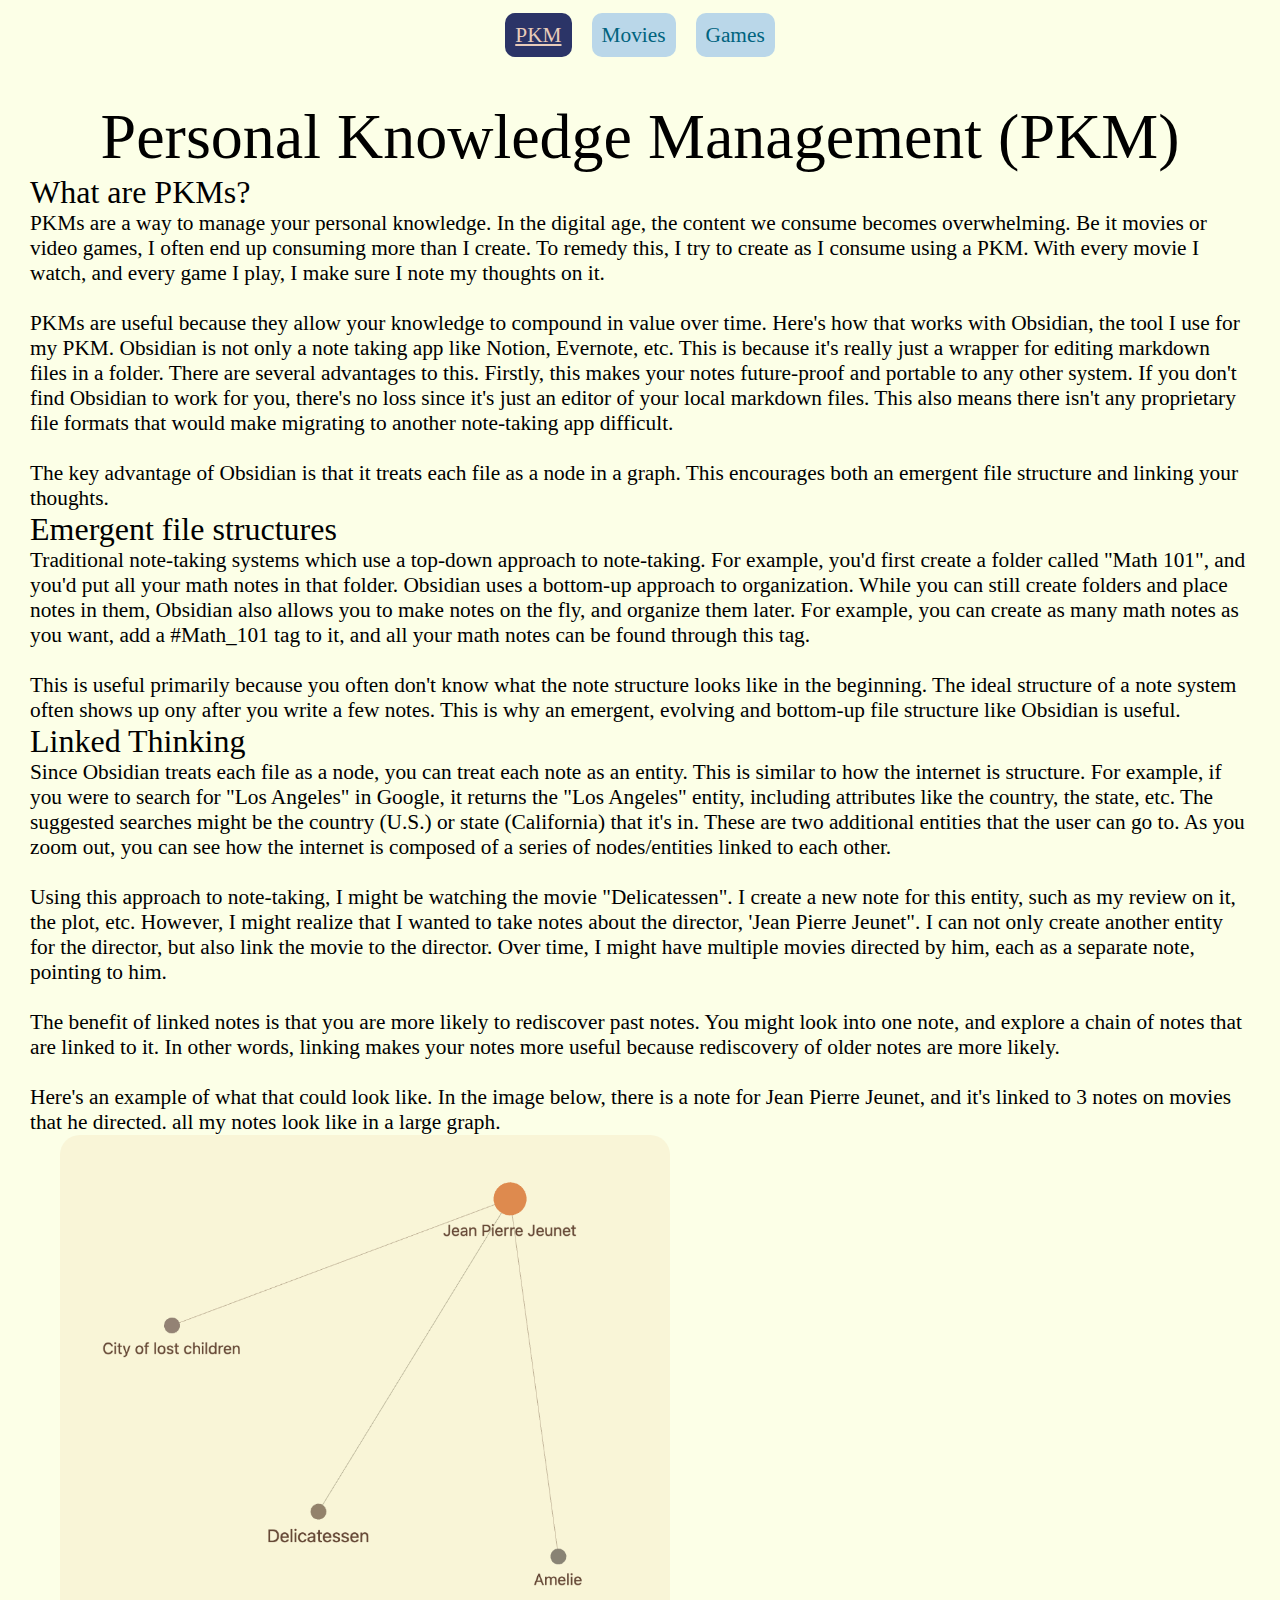
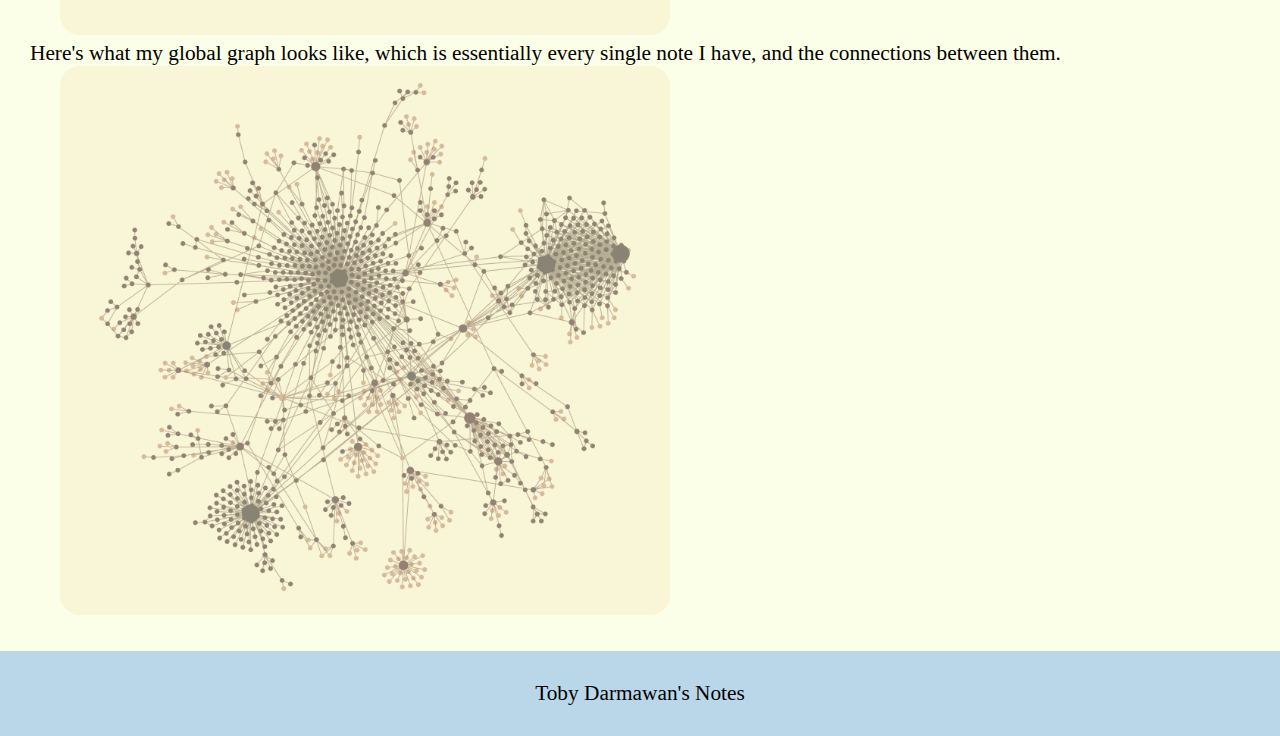
<file: index.html>
<!DOCTYPE html>
<html lang="en">

<head>
  <meta charset="utf-8">
  <link rel="stylesheet" type="text/css" href="css/html5reset.css">
  <link rel="stylesheet" type="text/css" href="css/style.css">
  <link rel="stylesheet" type="text/css" href="css/style_index.css">
  <meta name="viewport" content="width=device-width, initial-scale=1.0">
  <title>Toby's Recommendations</title>
</head>

<body>
  <a class="skip" href="#skip">Skip to Main Content</a>
  <header>
    <nav>
      <ul class="nav_links">
        <li class="nav_item focused_nav"><a href="./index.html">PKM</a></li>
        <li class="nav_item"><a href="./movies.html">Movies</a></li>
        <li class="nav_item"><a href="./games.html">Games</a></li>
      </ul>
      <div id="progress-tracker"></div>
    </nav>

  </header>
  <main class="pkm" id="skip">
    <h1>Personal Knowledge Management (PKM)</h1>

    <h2>What are PKMs?</h2>
    <p>PKMs are a way to manage your personal knowledge. In the digital age, the content we consume becomes
      overwhelming. Be it movies or video games, I often end up consuming more than I create. To remedy this, I
      try to
      create as I consume using a PKM. With every movie I watch, and every game I play, I make sure I note my
      thoughts
      on it.
      <br><br>
      PKMs are useful because they allow your knowledge to compound in value over time. Here's how that works with
      Obsidian, the tool I use for my PKM. Obsidian is not only a note taking app like Notion, Evernote, etc. This
      is
      because it's really just a wrapper for editing markdown files in a folder. There are several advantages to
      this.
      Firstly, this makes your notes future-proof and portable to any other system. If you don't find Obsidian to
      work
      for you, there's no loss since it's just an editor of your local markdown files. This also means there isn't
      any
      proprietary file formats that would make migrating to another note-taking app difficult.
      <br><br>
      The key advantage of Obsidian is that it treats each file as a node in a graph. This encourages both an
      emergent
      file structure and linking your thoughts.
    </p>
    <h2>Emergent file structures</h2>

    <p>Traditional note-taking systems which use a top-down approach to note-taking. For example, you'd first create
      a
      folder called "Math 101", and you'd put all your math notes in that folder. Obsidian uses a bottom-up
      approach to
      organization. While you can still create folders and place notes in them, Obsidian also allows you to make
      notes
      on the fly, and organize them later. For example, you can create as many math notes as you want, add a
      #Math_101
      tag to it, and all your math notes can be found through this tag.
      <br><br>
      This is useful primarily because you often don't know what the note structure looks like in the beginning.
      The
      ideal structure of a note system often shows up ony after you write a few notes. This is why an emergent,
      evolving
      and bottom-up file structure like Obsidian is useful.
    </p>

    <h2>Linked Thinking</h2>

    <p>
      Since Obsidian treats each file as a node, you can treat each note as an entity. This is similar to how the
      internet is structure. For example, if you were to search for "Los Angeles" in Google, it returns the "Los
      Angeles" entity, including attributes like the country, the state, etc. The suggested searches might be the
      country (U.S.) or state (California) that it's in. These are two additional entities that the user can go
      to. As
      you zoom out, you can see how the internet is composed of a series of nodes/entities linked to each other.
      <br><br>
      Using this approach to note-taking, I might be watching the movie "Delicatessen". I create a new note for
      this
      entity, such as my review on it, the plot, etc. However, I might realize that I wanted to take notes about
      the
      director, 'Jean Pierre Jeunet". I can not only create another entity for the director, but also link the
      movie to
      the director. Over time, I might have multiple movies directed by him, each as a separate note, pointing to
      him.
      <br><br>
      The benefit of linked notes is that you are more likely to rediscover past notes. You might look into one
      note, and explore a chain of notes that are linked to it. In other words, linking makes your notes more
      useful
      because rediscovery of older notes are more likely.

      <br><br>

      Here's an example of what that could look like. In the image below, there is a note for Jean Pierre Jeunet,
      and
      it's linked to 3 notes on movies that he directed. all my notes look like in a large graph.

    </p>
    <img src="src/local_graph.png" alt="An image of all my notes within a folder in a local graph.">
    <p>Here's what my global graph looks like, which is essentially every single note I have, and the connections
      between
      them.</p>
    <img src="src/global_graph.png" alt="An image of all my notes in the global graph.">
    <p></p>
  </main>

  <script src="index.js"></script>
  <footer>
    <p>Toby Darmawan's Notes</p>
  </footer>
</body>

</html>
</file>
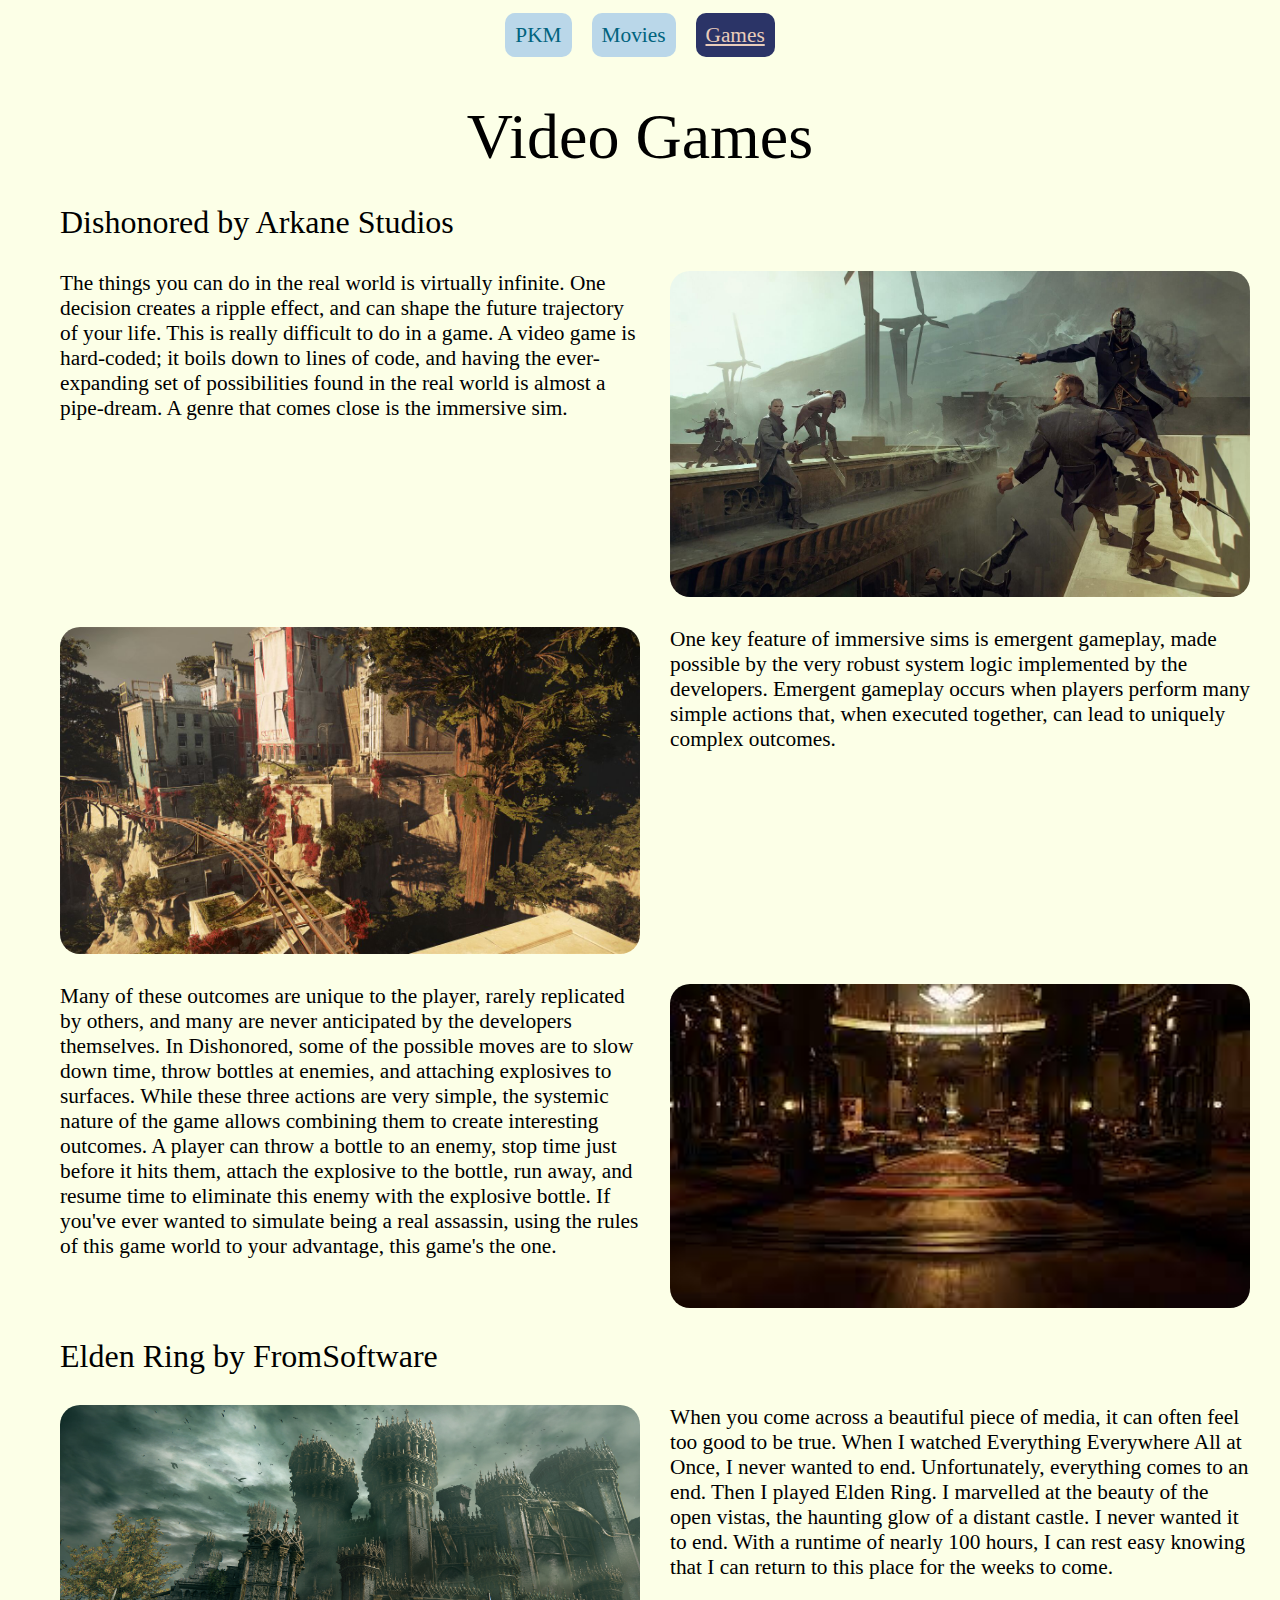
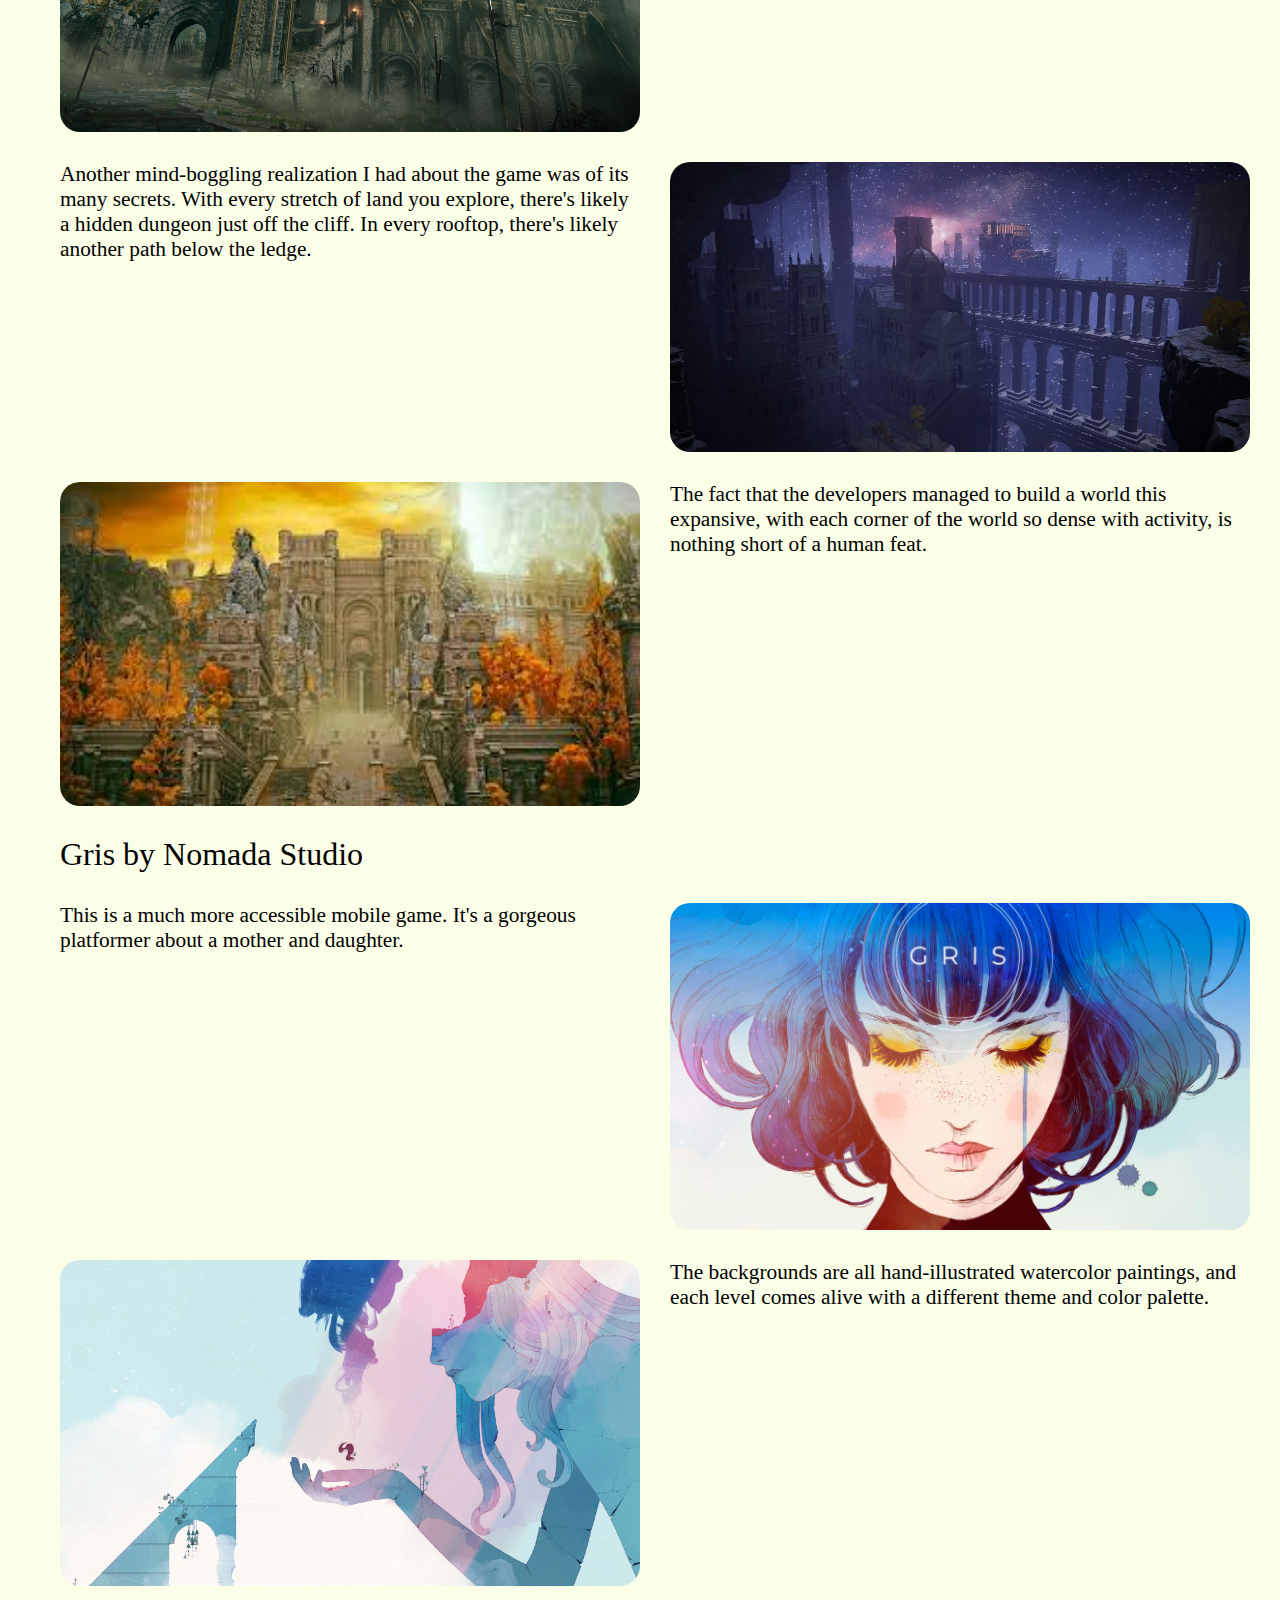
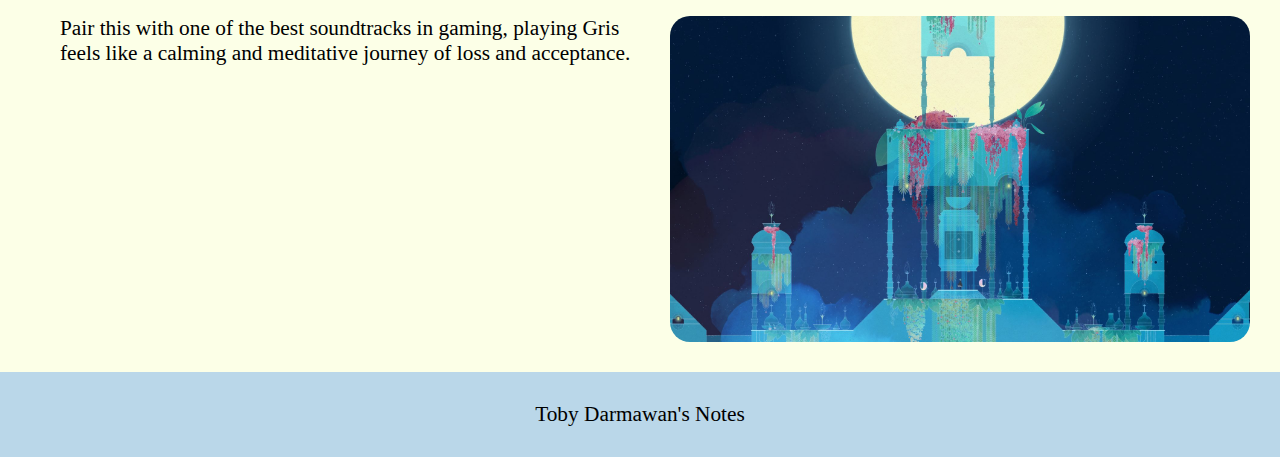
<file: games.html>
<!DOCTYPE html>
<html lang="en">

<head>
  <meta charset="utf-8">
  <link rel="stylesheet" type="text/css" href="css/html5reset.css">
  <link rel="stylesheet" type="text/css" href="css/style.css">
  <link rel="stylesheet" type="text/css" href="css/style_games.css">
  <meta name="viewport" content="width=device-width, initial-scale=1.0">
  <title>Toby's Recommendations</title>
</head>

<body>
  <a class="skip" href="#skip">Skip to Main Content</a>
  <header>
    <nav>
      <ul class="nav_links">
        <li class="nav_item"><a href="./index.html">PKM</a></li>
        <li class="nav_item"><a href="./movies.html">Movies</a></li>
        <li class="nav_item focused_nav"><a href="./games.html">Games</a></li>
      </ul>
      <div id="progress-tracker"></div>
    </nav>
  </header>
  <main class="games-main" id="skip">
    <h1>Video Games</h1>

    <div class="games">
      <div class="game">
        <h2>Dishonored by Arkane Studios</h2>
        <p>
          The things you can do in the real world is virtually infinite. One decision creates a ripple effect,
          and
          can
          shape
          the future trajectory of your life. This is really difficult to do in a game. A video game is
          hard-coded; it
          boils
          down to lines of code, and having the ever-expanding set of possibilities found in the real world is
          almost
          a
          pipe-dream. A genre that comes close is the immersive sim.
        </p>
        <img id="dis_img_1" src="src/dishonored_1.jpeg"
          alt="game screenshot: a battle between the main character and soldiers." />
        <img id="dis_img_2" src="src/dishonored_2.jpeg"
          alt="game screenshot: one of the game environments containing buildings and a train track." />
        <p>
          One key feature of immersive sims is emergent gameplay,
          made possible by the very robust system logic implemented by the developers. Emergent gameplay
          occurs
          when
          players
          perform many simple actions that, when executed together, can lead to uniquely complex outcomes.
        </p>
        <p>
          Many of these outcomes are unique to the player, rarely replicated by others, and many are never
          anticipated
          by
          the developers themselves. In Dishonored, some of the possible moves are to slow down time, throw
          bottles at
          enemies, and attaching explosives to surfaces. While these three actions are very simple, the
          systemic
          nature of
          the game allows combining them to create interesting outcomes. A player can throw a bottle to an
          enemy,
          stop
          time
          just before it hits them, attach the explosive to the bottle, run away, and resume time to eliminate
          this
          enemy
          with the explosive bottle. If you've ever wanted to simulate being a real assassin, using the rules
          of
          this
          game
          world to your advantage, this game's the one.

        </p>
        <img id="dis_img_3" src="src/dishonored_3.jpeg"
          alt="game screenshot: one of the game environments containing office interior" />
      </div>
      <div class="game">
        <h2>Elden Ring by FromSoftware</h2>
        <img id="elden_img_1" src="src/elden_1.jpeg" alt="Elden ring's stormveil castle." />
        <p>When you come across a beautiful piece of media, it can often feel too good to be true. When I
          watched
          Everything
          Everywhere All at Once, I never wanted to end. Unfortunately, everything comes to an end. Then I
          played
          Elden
          Ring. I marvelled at the beauty of the open vistas, the haunting glow of a distant castle. I never
          wanted it
          to
          end. With a runtime of nearly 100 hours, I can rest easy knowing that I can return to this place for
          the
          weeks to
          come.</p>
        <p>
          Another mind-boggling realization I had about the game was of its many secrets. With every stretch
          of
          land
          you
          explore, there's likely a hidden dungeon just off the cliff. In every rooftop, there's likely
          another
          path
          below
          the ledge.</p>
        <img id="elden_img_2" src="src/elden_2.jpeg" alt="Elden ring's Siofra river well underground." />
        <img id="elden_img_3" src="src/elden_3.jpeg" alt="Elden ring's altus plateau." />
        <p>The fact that the developers managed to build a world this expansive, with each corner of
          the
          world so
          dense with activity, is nothing short of a human feat. </p>
      </div>
      <div class="game">
        <h2>Gris by Nomada Studio</h2>
        <p>
          This is a much more accessible mobile game. It's a gorgeous platformer about a mother and daughter.
        </p>
        <img id="gris_img_1" src="src/gris_1.jpeg" alt="Gris' game cover image" />
        <img id="gris_img_2" src="src/gris_2.jpeg" alt="Gris' main character with a looming statue." />
        <p>The
          backgrounds are all hand-illustrated watercolor paintings, and each level comes alive with a
          different theme and
          color palette.</p>
        <p>Pair this with one of the best soundtracks in gaming, playing Gris feels like a
          calming and meditative journey of loss and acceptance. </p>
        <img id="gris_img_3" src="src/gris_3.jpeg" alt="One of the night platforms in the game." />
      </div>
    </div>
  </main>
  <script src="index.js"></script>
  <footer>
    <p>Toby Darmawan's Notes</p>
  </footer>
</body>

</html>
</file>
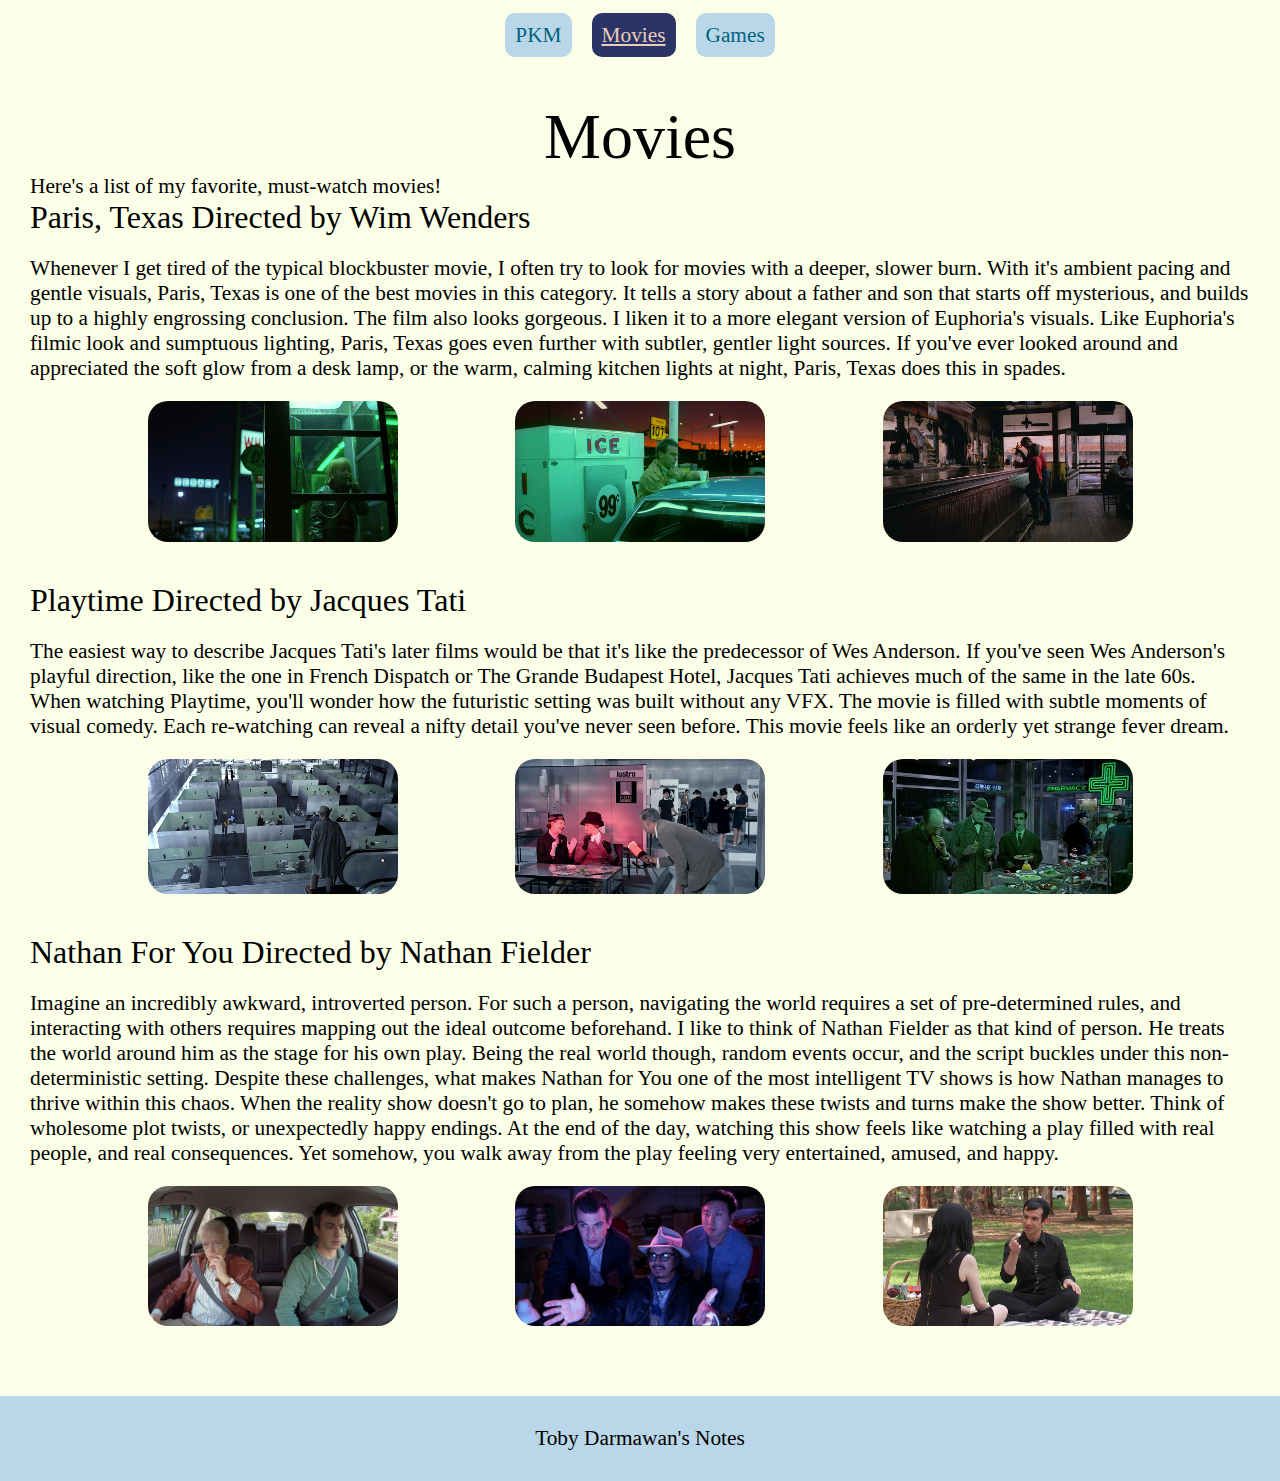
<file: movies.html>
<!DOCTYPE html>
<html lang="en">

<head>
  <meta charset="utf-8">
  <link rel="stylesheet" type="text/css" href="css/html5reset.css">
  <link rel="stylesheet" type="text/css" href="css/style.css">
  <link rel="stylesheet" type="text/css" href="css/style_movies.css">
  <meta name="viewport" content="width=device-width, initial-scale=1.0">
  <title>Toby's Recommendations</title>
</head>

<body>
  <a class="skip" href="#skip">Skip to Main Content</a>
  <header>
    <nav>
      <ul class="nav_links">
        <li class="nav_item"><a href="./index.html">PKM</a></li>
        <li class="nav_item focused_nav"><a href="./movies.html">Movies</a></li>
        <li class="nav_item"><a href="./games.html">Games</a></li>
      </ul>
      <div id="progress-tracker"></div>
    </nav>
  </header>
  <main class="movies" id="skip">
    <h1>Movies</h1>

    <p>Here's a list of my favorite, must-watch movies!</p>

    <div class="movie">
      <h2>Paris, Texas Directed by Wim Wenders</h2>
      <p>
        Whenever I get tired of the typical blockbuster movie, I often try to look for movies with a deeper, slower
        burn.
        With it's ambient pacing and gentle visuals, Paris, Texas is one of the best movies in this category. It
        tells a
        story about a father and son that starts off mysterious, and builds up to a highly engrossing conclusion.
        The film
        also looks gorgeous. I liken it to a more elegant version of Euphoria's visuals. Like Euphoria's filmic look
        and
        sumptuous lighting, Paris, Texas goes even further with subtler, gentler light sources. If you've ever
        looked
        around and appreciated the soft glow from a desk lamp, or the warm, calming kitchen lights at night, Paris,
        Texas
        does this in spades.
      </p>

      <div class="gallery">
        <img id="paris_img_1" src="src/paris_1.jpeg" alt="The main character's son in a phone booth." />
        <img id="paris_img_2" src="src/paris_2.jpeg" alt="A man in a gas station." />
        <img id="paris_img_3" src="src/paris_3.jpeg" alt="The main character with his son in a bar." />
      </div>
    </div>

    <div class="movie">
      <h2>Playtime Directed by Jacques Tati</h2>

      <p>
        The easiest way to describe Jacques Tati's later films would be that it's like the predecessor of Wes
        Anderson. If
        you've seen Wes Anderson's playful direction, like the one in French Dispatch or The Grande Budapest Hotel,
        Jacques Tati achieves much of the same in the late 60s. When watching Playtime, you'll wonder how the
        futuristic
        setting was built without any VFX. The movie is filled with subtle moments of visual comedy. Each
        re-watching can
        reveal a nifty detail you've never seen before. This movie feels like an orderly yet strange fever dream.
      </p>
      <div class="gallery">
        <img id="playtime_img_1" src="src/playtime_1.jpeg" alt="Jacques Tati overlooking an office floor." />
        <img id="playtime_img_2" src="src/playtime_2.jpeg" alt="Jacques Tati in a convention." />
        <img id="playtime_img_3" src="src/playtime_3.jpeg" alt="Jacques Tati in a pharmacy" />
      </div>
    </div>
    <div class="movie">
      <h2>Nathan For You Directed by Nathan Fielder</h2>

      <p>Imagine an incredibly awkward, introverted person. For such a person, navigating the world requires a set of
        pre-determined rules, and interacting with others requires mapping out the ideal outcome beforehand. I like
        to
        think of Nathan Fielder as that kind of person. He treats the world around him as the stage for his own
        play.
        Being the real world though, random events occur, and the script buckles under this non-deterministic
        setting.
        Despite these challenges, what makes Nathan for You one of the most intelligent TV shows is how Nathan
        manages to
        thrive within this chaos. When the reality show doesn't go to plan, he somehow makes these twists and turns
        make
        the show better. Think of wholesome plot twists, or unexpectedly happy endings. At the end of the day,
        watching
        this show feels like watching a play filled with real people, and real consequences. Yet somehow, you walk
        away
        from the play feeling very entertained, amused, and happy.</p>

      <div class="gallery">
        <img id="nathan_img_1" src="src/nathan_1.jpeg" alt="Nathan Fielder with a Bill Gates impersonator." />
        <img id="nathan_img_2" src="src/nathan_2.jpeg" alt="Nathan Fielder with a Johnny Depp impersonator." />
        <img id="nathan_img_3" src="src/nathan_3.jpeg" alt="Nathan Fielder as a magician in a picnic." />
      </div>
    </div>
  </main>

  <script src="index.js"></script>
  <footer>
    <p>Toby Darmawan's Notes</p>
  </footer>
</body>

</html>
</file>
<file: css/style.css>
body {
  padding-top: 0;
  padding: 0;
  background-color: #FCFFE7;
  font-size: 16pt;
}

/* img {
  margin: 0 30px;
} */
header {
  /* margin: 20px 0; */
  display: flex;
  flex-direction: row;
  align-items: flex-start;
}

h1 {
  font-size: 3em;
  text-align: center;
}

h2 {
  font-size: 1.5em;
  /* padding: 30px; */
}

a.skip {
  background: white;
  padding: 12px;
  position: absolute;
  top: -60px;
  -webkit-transition: top 0.5s ease-out;
  transition: top 0.5s ease-out;
  z-index: 1;
}

a.skip:focus {
  top: 10px;
  right: 20px;
  color: #EB455F;
  background-color: #2B3467;
  text-decoration-style: solid;
}

.nav_item a {
  padding: 10px;
  background-color: #BAD7E9;
  color: #00637e;
  border-radius: 10px;
  margin: 0 10px;
}



.nav_item a,
.nav_item a:visited {
  text-decoration: none;
}

.nav_item a:hover,
.focused_nav a {
  color: #e9ccba;
  /* color: #ff0026; */
  background-color: #2B3467;
  text-decoration: underline;
}

footer {
  margin-top: 30px;
  background-color: #BAD7E9;
  padding: 30px;
  text-align: center;
}

img {
  /* border: solid 3px black; */
  border-radius: 20px;
  width: 100%;
}

/* ul {
  position: sticky;
  top: 0px;

} */
header {
  flex-direction: row;
  justify-content: space-between;
  position: sticky;
  top: 0px;
}

ul {
  height: 70px;
  background-color: #FCFFE7;
}

nav {
  width: 100%;
}

.nav_links {
  display: flex;
  flex-direction: row;
  justify-content: center;
  align-items: center;
}

main {
  margin: 30px;
}

@media screen and (max-width: 600px) {
  .nav_links {
    height: 180px;
    flex-direction: column;
    justify-content: space-evenly;
    align-items: flex-start;
  }
}

@media screen and (min-width: 601px) and (max-width: 860px) {
  .nav_links {
    display: flex;
    flex-direction: row;
    justify-content: flex-start;
  }
}

/* body {
  min-height: 200vh;
} */

#progress-tracker {
  position: fixed;
  top: 0;
  height: 4px;
  background: #2B3467;
  z-index: 10000;
}
</file>
<file: css/style_index.css>
img {
  width: 50%;
  margin: 0 30px;
}
</file>
<file: css/style_games.css>
.game {
  display: grid;
  grid-template-columns: 50% 50%;
  gap: 30px;
}

h2 {
  margin-top: 30px;
}

div:first-of-type>h2:first-of-type {
  margin-top: 0;
}

.games {
  margin: 30px;
}

h2 {
  padding: 0;
}

.game>h2 {
  grid-column: 1/-1;
}

@media screen and (max-width: 600px) {
  .game {
    grid-template-columns: 100%;
  }

  .game p:nth-of-type(1) {
    grid-row: 2;
  }

  .game p:nth-of-type(2) {
    grid-row: 4;
  }

  .game p:nth-of-type(3) {
    grid-row: 6;
  }

  .dis_img_1 {
    grid-row: 3;
  }

  .dis_img_2 {
    grid-row: 5;
  }

  .dis_img_3 {
    grid-row: 7;
  }
}

@media screen and (min-width: 601px) and (max-width: 860px) {
  .game {
    grid-template-columns: 1fr 1fr 1fr;
  }

  h2 {
    grid-row: 1;
  }

  p {
    grid-column: 1/-1;
    grid-row: auto;
  }

  img {
    grid-row: 5;
  }
}
</file>
<file: css/style_movies.css>
.movies {
  margin: 30px;
  display: flex;
  flex-direction: column;
}

.movie * {
  margin-bottom: 20px;
}

.gallery {
  display: flex;
  justify-content: space-evenly;
  flex-direction: column;
  width: 100%;
  flex-wrap: wrap;
}

.gallery img {
  width: 300px;
}

@media screen and (min-width: 600px) {
  .gallery {
    flex-direction: row;
    align-items: center;
  }

  .gallery img {
    width: 350px;
  }
}

@media screen and (min-width: 860px) {
  .gallery img {
    width: 250px;
  }
}
</file>
